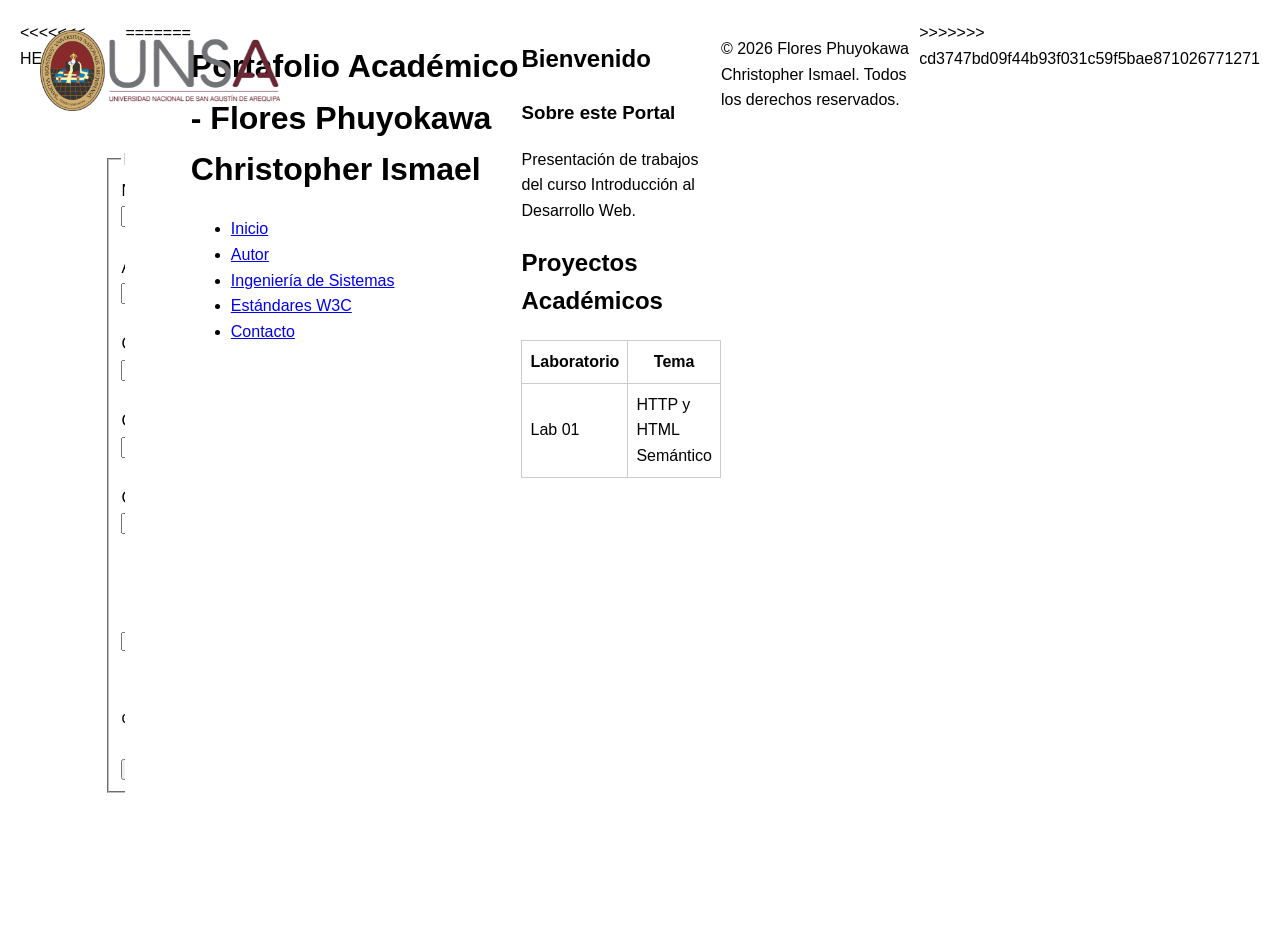
<file: index.html>
<!DOCTYPE html>
<html lang="es">
<head>
<<<<<<< HEAD
    <title>Laboratorio - Formulario Estructurado</title>
    <link rel="stylesheet" href="styles.css">
<body>
    <div class="seccion-izquierda">
        <img src="logo-unsa-completo.png" alt="logo UNSA" class="logo-unsa-completo">
        <form action="exito.html" method="POST">
            <fieldset>
                <legend>Registro Universitario</legend>
                <div>
                    <label for="nombre">Nombre </label>
                    <br>
                <input type="text" id="nombre" name="nombre" placeholder="Ej: Juan Carlos" required>

                </div>
                <br>
                <div>
                    <label for="apellido">Apellido:</label>
                <input type="text" id="apellido" name="apellido" placeholder="Perez Gomez" required>
                </div>
                <br>
                <div class="fila-doble">
                 <div class="campo-grupo">
                        <label for="cui">CUI:</label>
                        <input type="text" id="cui" name="cui" placeholder="Ej: 20231234" required pattern="[0-9]{8}" title="Solo 8 números">
                 </div>
                 <br>
                 <div class="campo-grupo">
                     <label for="correo">Correo Electronico:</label>
                      <input type="email" id="correo" name="correo" placeholder="correo@unsa.edu.pe" required>
                  </div>
               </div>
                <br>
                <div style="margin-bottom: 15px;">
                    <label for="contra">Contrasena:</label>
                    <input type="password" id="contra" name="contra" placeholder="Minimo 8 caracteres" required>
               </div>
                <br>
                <div>
                    <label><input type="radio" name="turno" value=temprano>Temprano</label>
                    <label><input type="radio" name="turno" value="tarde">Tarde</label>

                </div>
                <br>
                <div>
                    <select id="carrera" name="carrera">
                    <option value="ingsis">Ing Sistemas</option>
                    <option value="ing tel">Ing Telecomunicaciones</option>
                </select>
                </div>
                <br>
                <div>
                    <label>
                    <input type="checkbox" name="terminos" required>Acepto Terminos y condiciones
                </label>
                </div>
                <br>
                <input type="submit" value="Enviar Formulario">
            </fieldset>
        </form>
    </div>
    <div class="seccion-derecha">
        <img src="campus-unsa.png" alt="campus-unsa" class="imagen-derecha">
    </div>

=======
    <meta charset="UTF-8">
    <meta name="viewport" content="width=device-width, initial-scale=1.0">
    <title>Portafolio Académico</title>
    <link rel="stylesheet" href="css/style.css">
</head>
<body>
    <header>
        <h1>Portafolio Académico - Flores Phuyokawa Christopher Ismael</h1>
        <nav>
            <ul>
                <li><a href="index.html">Inicio</a></li>
                <li><a href="author.html">Autor</a></li>
                <li><a href="system.html">Ingeniería de Sistemas</a></li>
                <li><a href="w3c.html">Estándares W3C</a></li>
                <li><a href="contact.html">Contacto</a></li>
            </ul>
        </nav>
    </header>
    <main>
        <section>
            <h2>Bienvenido</h2>
            <article>
                <h3>Sobre este Portal</h3>
                <p>Presentación de trabajos del curso Introducción al Desarrollo Web.</p>
            </article>
        </section>
        <section>
            <h2>Proyectos Académicos</h2>
            <table>
                <thead>
                    <tr>
                        <th>Laboratorio</th>
                        <th>Tema</th>
                    </tr>
                </thead>
                <tbody>
                    <tr>
                        <td>Lab 01</td>
                        <td>HTTP y HTML Semántico</td>
                    </tr>
                </tbody>
            </table>
        </section>
    </main>
    <footer>
        <p>&copy; 2026 Flores Phuyokawa Christopher Ismael. Todos los derechos reservados.</p>
    </footer>
>>>>>>> cd3747bd09f44b93f031c59f5bae871026771271
</body>
</html>
</file>
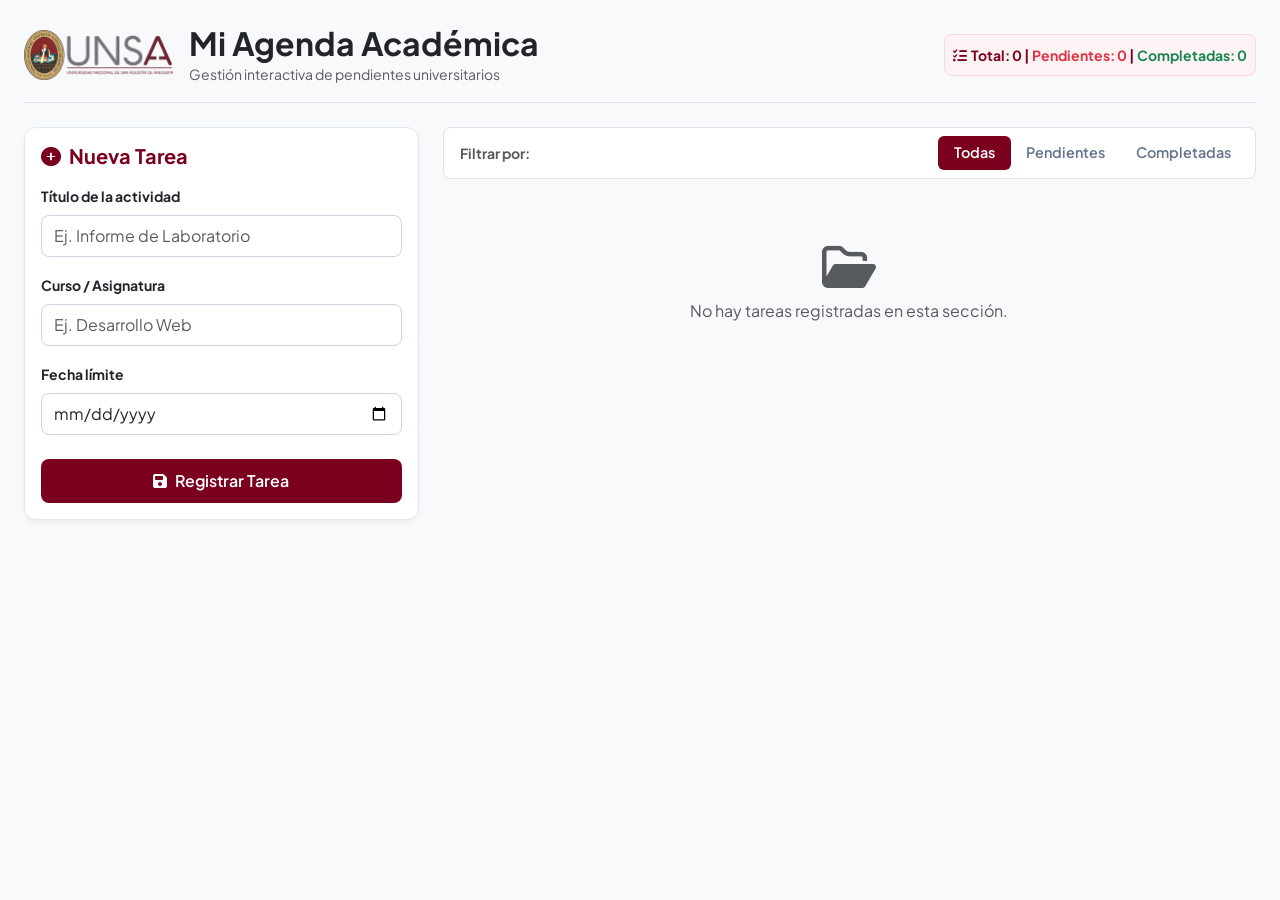
<file: lab -04/index.html>
<!DOCTYPE html>
<html lang="es">
<head>
    <meta charset="UTF-8">
    <meta name="viewport" content="width=device-width, initial-scale=1.0">
    <title>Panel de Tareas Académicas - UNSA</title>
    <link rel="stylesheet" href="https://cdnjs.cloudflare.com/ajax/libs/font-awesome/6.4.0/css/all.min.css">
    <link href="https://cdn.jsdelivr.net/npm/bootstrap@5.3.3/dist/css/bootstrap.min.css" rel="stylesheet">
    <link rel="stylesheet" href="styles.css">
</head>
<body>
    <div class="container-fluid px-4 py-4">
        <header class="d-flex justify-content-between align-items-center mb-4 pb-3 border-bottom">
            <div class="d-flex align-items-center gap-3">
                <img src="logo-unsa.png" alt="Logo UNSA" class="logo-unsa">
                <div>
                    <h2 class="fw-bold mb-0 text-dark">Mi Agenda Académica</h2>
                    <small class="text-muted">Gestión interactiva de pendientes universitarios</small>
                </div>
            </div>
            <div id="estadisticas" class="badge-counter p-2 rounded-3"></div>
        </header>
        <div id="divAlertas"></div>
        <div class="row g-4">
            <div class="col-lg-4">
                <div class="card card-custom p-3">
                    <h5 class="fw-bold mb-3 text-unsa"><i class="fa-solid fa-plus-circle me-2"></i>Nueva Tarea</h5>
                    <form id="formTarea">
                        <div class="mb-3">
                            <label class="form-label small fw-bold">Título de la actividad</label>
                            <input type="text" id="titulo" class="form-control custom-input" placeholder="Ej. Informe de Laboratorio">
                        </div>
                        <div class="mb-3">
                            <label class="form-label small fw-bold">Curso / Asignatura</label>
                            <input type="text" id="curso" class="form-control custom-input" placeholder="Ej. Desarrollo Web">
                        </div>
                        <div class="mb-3">
                            <label class="form-label small fw-bold">Fecha límite</label>
                            <input type="date" id="fechaEntrega" class="form-control custom-input">
                        </div>
                        <button type="submit" class="btn btn-custom w-100 mt-2">
                            <i class="fa-solid fa-floppy-disk me-2"></i>Registrar Tarea
                        </button>
                    </form>
                </div>
            </div>
            <div class="col-lg-8">
                <div class="d-flex align-items-center justify-content-between mb-3 bg-white p-2 rounded-3 border">
                    <span class="small fw-bold text-muted ms-2">Filtrar por:</span>
                    <div class="btn-group filter-group" role="group">
                        <button type="button" class="btn filter-btn active" onclick="filtrarTareas('todas')">Todas</button>
                        <button type="button" class="btn filter-btn" onclick="filtrarTareas('pendientes')">Pendientes</button>
                        <button type="button" class="btn filter-btn" onclick="filtrarTareas('completadas')">Completadas</button>
                    </div>
                </div>
                <div id="listaTareas" class="row g-3"></div>
            </div>
        </div>
    </div>
    <script src="app.js"></script>
</body>
</html>
</file>
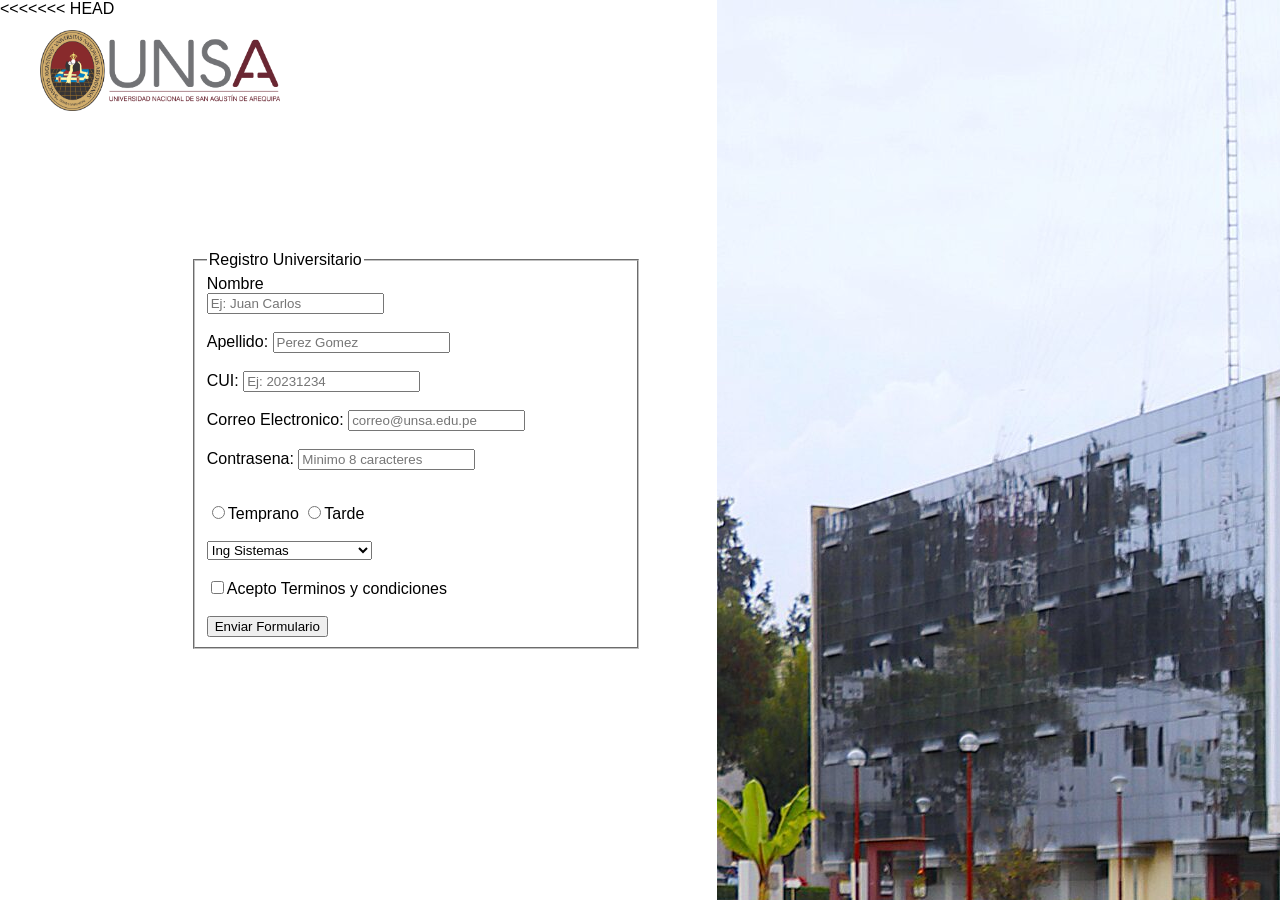
<file: lab-02/index.html>
<!DOCTYPE html>
<html lang="es">
<head>
<<<<<<< HEAD
    <title>Laboratorio - Formulario Estructurado</title>
    <link rel="stylesheet" href="styles.css">
<body>
    <div class="seccion-izquierda">
        <img src="logo-unsa-completo.png" alt="logo UNSA" class="logo-unsa-completo">
        <form action="exito.html" method="POST">
            <fieldset>
                <legend>Registro Universitario</legend>
                <div>
                    <label for="nombre">Nombre </label>
                    <br>
                <input type="text" id="nombre" name="nombre" placeholder="Ej: Juan Carlos" required>

                </div>
                <br>
                <div>
                    <label for="apellido">Apellido:</label>
                <input type="text" id="apellido" name="apellido" placeholder="Perez Gomez" required>
                </div>
                <br>
                <div class="fila-doble">
                 <div class="campo-grupo">
                        <label for="cui">CUI:</label>
                        <input type="text" id="cui" name="cui" placeholder="Ej: 20231234" required pattern="[0-9]{8}" title="Solo 8 números">
                 </div>
                 <br>
                 <div class="campo-grupo">
                     <label for="correo">Correo Electronico:</label>
                      <input type="email" id="correo" name="correo" placeholder="correo@unsa.edu.pe" required>
                  </div>
               </div>
                <br>
                <div style="margin-bottom: 15px;">
                    <label for="contra">Contrasena:</label>
                    <input type="password" id="contra" name="contra" placeholder="Minimo 8 caracteres" required>
               </div>
                <br>
                <div>
                    <label><input type="radio" name="turno" value=temprano>Temprano</label>
                    <label><input type="radio" name="turno" value="tarde">Tarde</label>

                </div>
                <br>
                <div>
                    <select id="carrera" name="carrera">
                    <option value="ingsis">Ing Sistemas</option>
                    <option value="ing tel">Ing Telecomunicaciones</option>
                </select>
                </div>
                <br>
                <div>
                    <label>
                    <input type="checkbox" name="terminos" required>Acepto Terminos y condiciones
                </label>
                </div>
                <br>
                <input type="submit" value="Enviar Formulario">
            </fieldset>
        </form>
    </div>
    <div class="seccion-derecha">
        <img src="campus-unsa.png" alt="campus-unsa" class="imagen-derecha">
    </div>
</file>
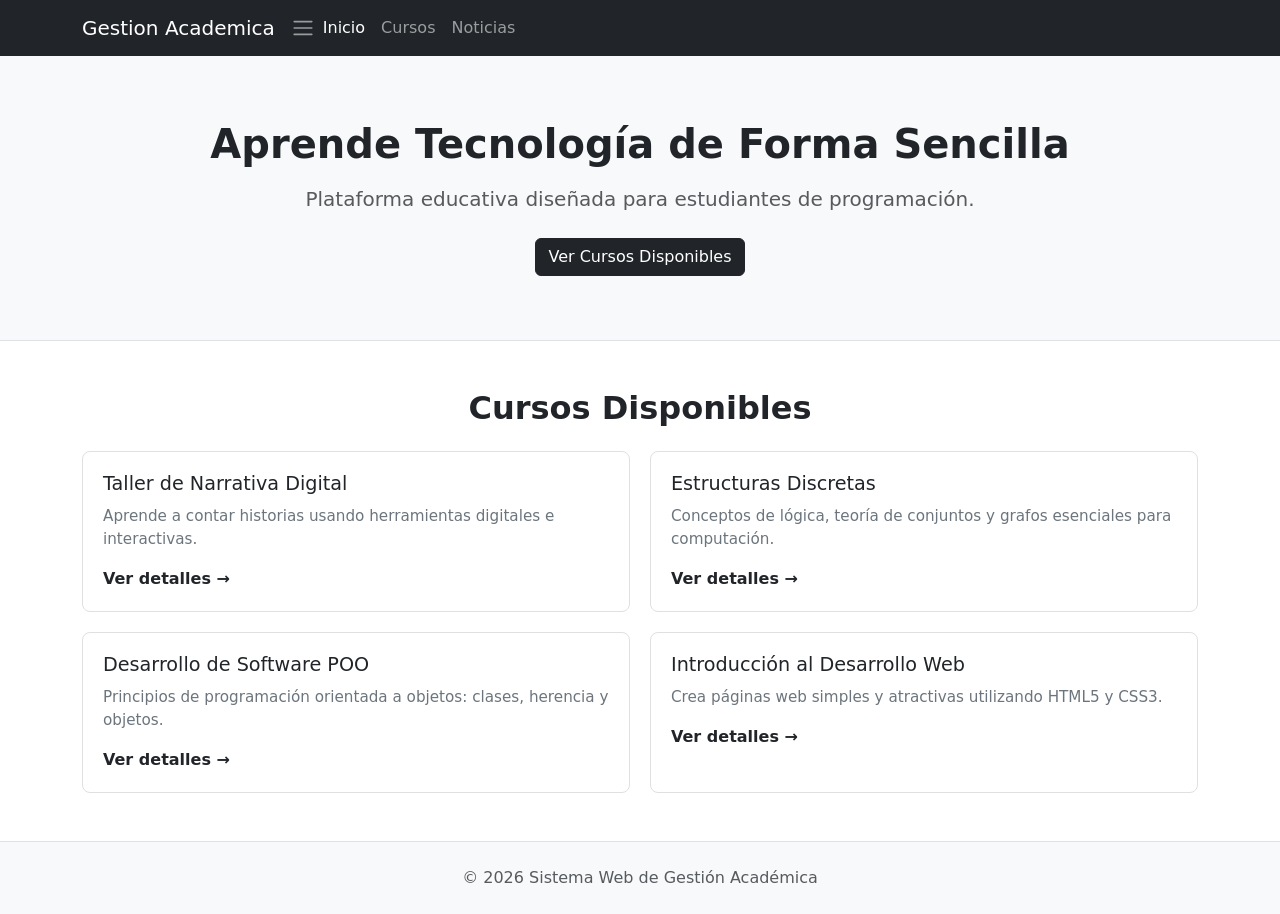
<file: lab-03/index.html>
<!DOCTYPE html>
<html lang="en">
<head>
    <!--bootstrap-->
    <link href="https://cdn.jsdelivr.net/npm/bootstrap@5.3.3/dist/css/bootstrap.min.css" rel="stylesheet">
    <!--mis estilos -->
    <link rel="stylesheet" href="styles.css">
    <title>Sistema web gestion academica</title>
</head>
<body>
    <!--BARRA DE NAVEGACION-->
    <nav class="navbar navbar-expand-lg navbar-dark bg-dark">
        <div class="container">
            <a class="navbar-brand" href="#">Gestion  Academica</a>
            <!--boton de hamburguesa-->
            <button class="navbar-toggler" type="button" data-bs-toggle="collapse" data-bs-target="#menuNavegacion"></button>
            <span class="navbar-toggler-icon"></span>
            <ul class="navbar-nav me-auto mb-2 mb-lg-0">
                <li class="nav-item">
                    <a class="nav-link active" href="#">Inicio</a>
                </li>
                <li class="nav-item">
                    <a class="nav-link" href="#">Cursos</a>
                </li>
                <li class="nav-item">
                    <a class="nav-link" href="#">Noticias</a>
                </li>
            </ul>
        </div>
    </nav>
    <section class="hero text-center py-5 bg-light border-bottom">
        <div class="container py-3">
            <h1 class="fw-bold mb-3">Aprende Tecnología de Forma Sencilla</h1>
            <p class="text-muted lead mb-4">Plataforma educativa diseñada para estudiantes de programación.</p>
            <a href="#cursos" class="btn btn-dark">Ver Cursos Disponibles</a>
        </div>
    </section>

    <!-- 3. CATÁLOGO DE LOS 4 CURSOS -->
    <section class="container py-5" id="cursos">
        <h2 class="fw-bold mb-4 text-center">Cursos Disponibles</h2>

        <!-- Grilla de 2 columnas simple -->
        <div class="grid-cursos">

            <!-- Curso 1 -->
            <div class="tarjeta">
                <h3>Taller de Narrativa Digital</h3>
                <p>Aprende a contar historias usando herramientas digitales e interactivas.</p>
                <a href="#" class="enlace">Ver detalles &rarr;</a>
            </div>

            <!-- Curso 2 -->
            <div class="tarjeta">
                <h3>Estructuras Discretas</h3>
                <p>Conceptos de lógica, teoría de conjuntos y grafos esenciales para computación.</p>
                <a href="#" class="enlace">Ver detalles &rarr;</a>
            </div>

            <!-- Curso 3 -->
            <div class="tarjeta">
                <h3>Desarrollo de Software POO</h3>
                <p>Principios de programación orientada a objetos: clases, herencia y objetos.</p>
                <a href="#" class="enlace">Ver detalles &rarr;</a>
            </div>

            <!-- Curso 4 -->
            <div class="tarjeta">
                <h3>Introducción al Desarrollo Web</h3>
                <p>Crea páginas web simples y atractivas utilizando HTML5 y CSS3.</p>
                <a href="#" class="enlace">Ver detalles &rarr;</a>
            </div>

        </div>
    </section>

    <!-- PIE DE PÁGINA -->
    <footer class="text-center py-4 text-muted border-top bg-light">
        <p class="mb-0">© 2026 Sistema Web de Gestión Académica</p>
    </footer>
     <script src="https://cdn.jsdelivr.net/npm/bootstrap@5.3.3/dist/js/bootstrap.bundle.min.js"></script>
</body>
</html>
</file>
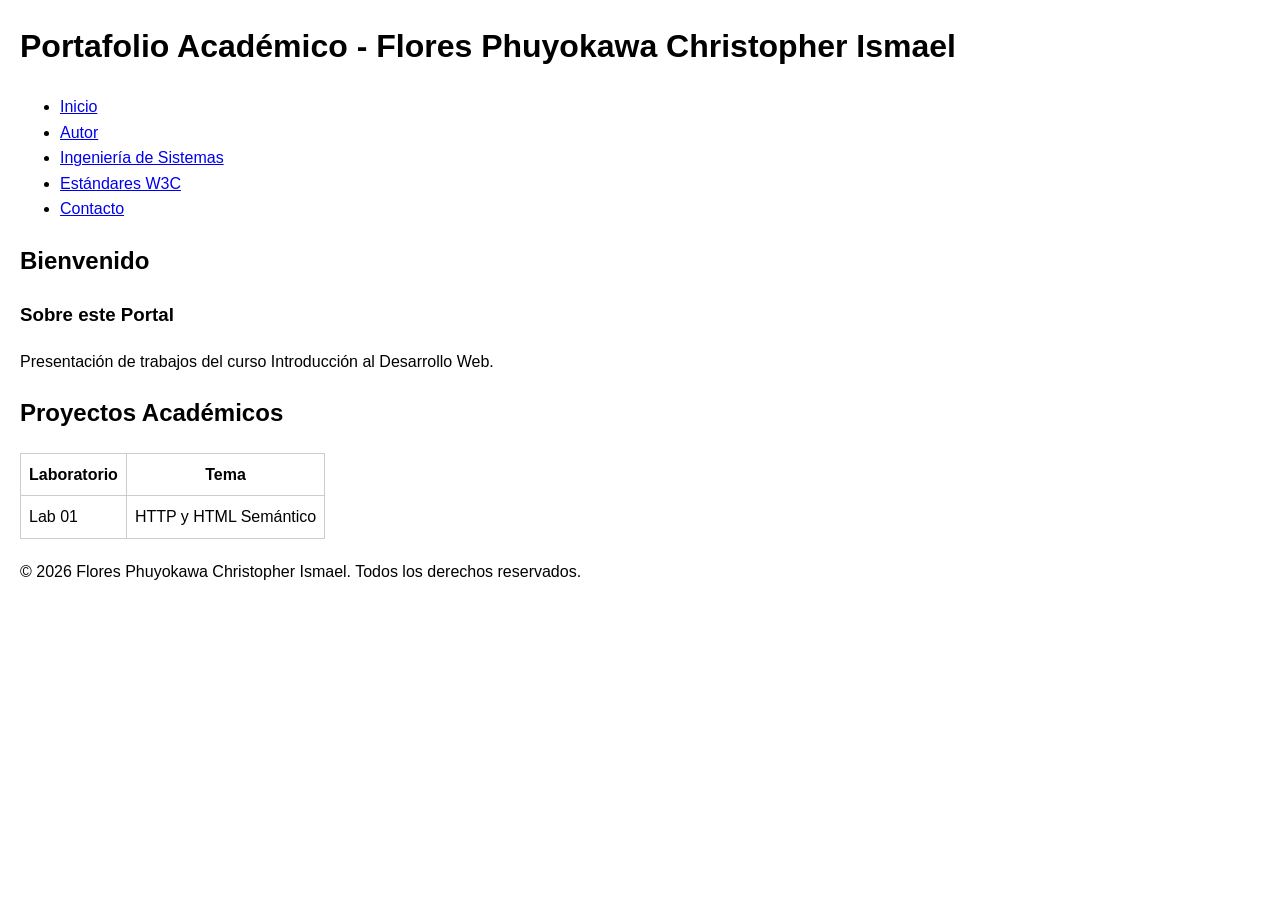
<file: unidad01/lab01/index.html>
<!DOCTYPE html>
<html lang="es">
<head>
    <meta charset="UTF-8">
    <meta name="viewport" content="width=device-width, initial-scale=1.0">
    <title>Portafolio Académico</title>
    <link rel="stylesheet" href="css/style.css">
</head>
<body>
    <header>
        <h1>Portafolio Académico - Flores Phuyokawa Christopher Ismael</h1>
        <nav>
            <ul>
                <li><a href="index.html">Inicio</a></li>
                <li><a href="author.html">Autor</a></li>
                <li><a href="system.html">Ingeniería de Sistemas</a></li>
                <li><a href="w3c.html">Estándares W3C</a></li>
                <li><a href="contact.html">Contacto</a></li>
            </ul>
        </nav>
    </header>
    <main>
        <section>
            <h2>Bienvenido</h2>
            <article>
                <h3>Sobre este Portal</h3>
                <p>Presentación de trabajos del curso Introducción al Desarrollo Web.</p>
            </article>
        </section>
        <section>
            <h2>Proyectos Académicos</h2>
            <table>
                <thead>
                    <tr>
                        <th>Laboratorio</th>
                        <th>Tema</th>
                    </tr>
                </thead>
                <tbody>
                    <tr>
                        <td>Lab 01</td>
                        <td>HTTP y HTML Semántico</td>
                    </tr>
                </tbody>
            </table>
        </section>
    </main>
    <footer>
        <p>&copy; 2026 Flores Phuyokawa Christopher Ismael. Todos los derechos reservados.</p>
    </footer>
</body>
</html>
</file>
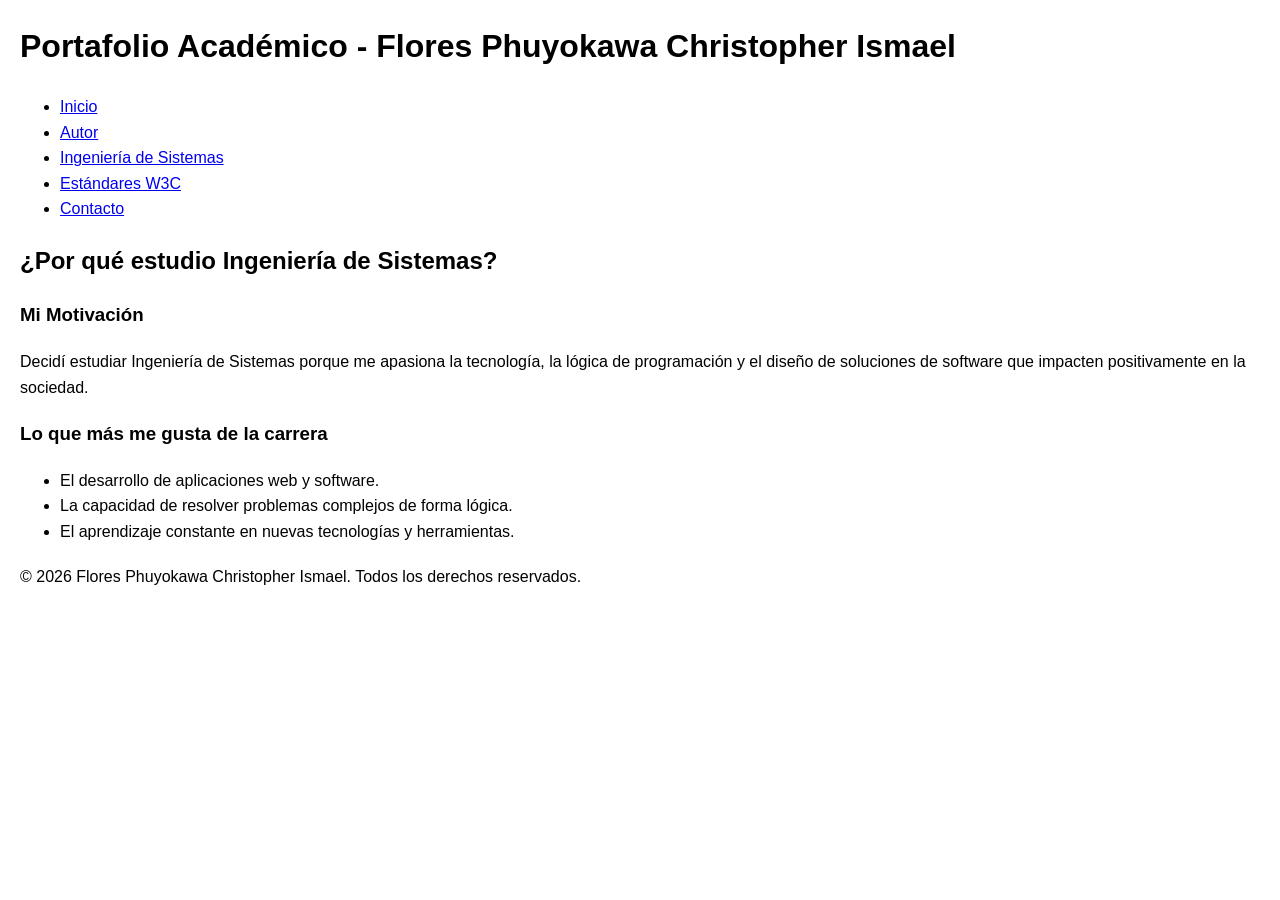
<file: system.html>
<!DOCTYPE html>
<html lang="es">
<head>
    <meta charset="UTF-8">
    <meta name="viewport" content="width=device-width, initial-scale=1.0">
    <title>Ingeniería de Sistemas - Lab01</title>
    <link rel="stylesheet" href="css/style.css">
</head>
<body>
    <header>
        <h1>Portafolio Académico - Flores Phuyokawa Christopher Ismael</h1>
        <nav>
            <ul>
                <li><a href="index.html">Inicio</a></li>
                <li><a href="author.html">Autor</a></li>
                <li><a href="system.html">Ingeniería de Sistemas</a></li>
                <li><a href="w3c.html">Estándares W3C</a></li>
                <li><a href="contact.html">Contacto</a></li>
            </ul>
        </nav>
    </header>

    <main>
        <section>
            <h2>¿Por qué estudio Ingeniería de Sistemas?</h2>
            <article>
                <h3>Mi Motivación</h3>
                <p>Decidí estudiar Ingeniería de Sistemas porque me apasiona la tecnología, la lógica de programación y el diseño de soluciones de software que impacten positivamente en la sociedad.</p>
            </article>
            <article>
                <h3>Lo que más me gusta de la carrera</h3>
                <ul>
                    <li>El desarrollo de aplicaciones web y software.</li>
                    <li>La capacidad de resolver problemas complejos de forma lógica.</li>
                    <li>El aprendizaje constante en nuevas tecnologías y herramientas.</li>
                </ul>
            </article>
        </section>
    </main>

    <footer>
        <p>&copy; 2026 Flores Phuyokawa Christopher Ismael. Todos los derechos reservados.</p>
    </footer>
</body>
</html>
</file>
<file: styles.css>
body {
    margin: 0;
    padding: 0;
    display: flex;
    height: 100vh;
    font-family: Arial, sans-serif;
}

.seccion-izquierda {
    flex: 1;
    background-color: #ffffff;
    display:flex;
    justify-content:center;
    align-items:center;
    overflow-y: auto;
    padding:20px;
}
.logo-unsa-completo{
    width: 240px;
    height:auto;
    position:absolute;
    top:30px;
    left:40px;
}

.seccion-derecha {
    flex: 1;
    background-color: #7b1113;
}
form{
    width: 100%;
    max-width: 450px;
}
fieldset{
    border:2px solid #7b1113
    border-radius:10px;
}
.seccion-derecha{
    flex:1;
    overflow:hidden;
}
</file>
<file: css/style.css>
body {
    font-family: Arial, sans-serif;
    margin: 20px;
    line-height: 1.6;
}
header, nav, main, footer {
    margin-bottom: 20px;
}
table, th, td {
    border: 1px solid #ccc;
    border-collapse: collapse;
    padding: 8px;
}
</file>
<file: lab -04/styles.css>
@import url('https://fonts.googleapis.com/css2?family=Plus+Jakarta+Sans:wght@400;600;700&display=swap');

body {
    font-family: 'Plus Jakarta Sans', sans-serif;
    background-color: #f8f9fa;
    color: #212529;
}

.logo-unsa {
    height: 50px;
    width: auto;
    object-fit: contain;
}

.text-unsa {
    color: #7A001E;
}

.btn-custom {
    background-color: #7A001E;
    color: white;
    font-weight: 600;
    border: none;
    border-radius: 8px;
    padding: 10px;
    transition: all 0.2s ease;
}

.btn-custom:hover {
    background-color: #5b0016; /* Guinda más oscuro para efecto hover */
    color: white;
}

.card-custom {
    border: 1px solid #e2e8f0;
    border-radius: 12px;
    background-color: #ffffff;
    box-shadow: 0 4px 6px -1px rgba(0, 0, 0, 0.05);
}

.custom-input {
    border: 1px solid #cbd5e1;
    border-radius: 8px;
    padding: 8px 12px;
}

.custom-input:focus {
    border-color: #7A001E;
    box-shadow: 0 0 0 3px rgba(122, 0, 30, 0.15);
}

.filter-btn {
    border: none;
    background: transparent;
    color: #64748b;
    font-size: 0.9rem;
    font-weight: 600;
    padding: 6px 16px;
    border-radius: 6px !important;
}

.filter-btn.active {
    background-color: #7A001E !important;
    color: white !important;
}

.badge-counter {
    background-color: #fdf2f4;
    color: #7A001E;
    border: 1px solid #f7d6dc;
}

.tarea-completada {
    text-decoration: line-through;
    color: #a0aec0;
}

.card-tarea {
    border-left: 4px solid #7A001E;
    transition: transform 0.15s ease;
}

.card-tarea:hover {
    transform: translateY(-2px);
}
</file>
<file: lab-02/styles.css>
body {
    margin: 0;
    padding: 0;
    display: flex;
    height: 100vh;
    font-family: Arial, sans-serif;
}

.seccion-izquierda {
    flex: 1;
    background-color: #ffffff;
    display:flex;
    justify-content:center;
    align-items:center;
    overflow-y: auto;
    padding:20px;
}
.logo-unsa-completo{
    width: 240px;
    height:auto;
    position:absolute;
    top:30px;
    left:40px;
}

.seccion-derecha {
    flex: 1;
    background-color: #7b1113;
}
form{
    width: 100%;
    max-width: 450px;
}
fieldset{
    border:2px solid #7b1113
    border-radius:10px;
}
.seccion-derecha{
    flex:1;
    overflow:hidden;
}
</file>
<file: lab-03/styles.css>
.grid-cursos {
    display: grid;
    grid-template-columns: repeat(2, 1fr);
    gap: 20px;
}

.tarjeta {
    background-color: #ffffff;
    padding: 20px;
    border: 1px solid #e0e0e0;
    border-radius: 8px;
}

.tarjeta h3 {
    font-size: 1.2rem;
    margin-bottom: 10px;
}

.tarjeta p {
    color: #6c757d;
    font-size: 0.95rem;
}

.enlace {
    color: #212529;
    font-weight: bold;
    text-decoration: none;
}

/* Para pantalla de celular */
@media (max-width: 600px) {
    .grid-cursos {
        grid-template-columns: 1fr;
    }
}
</file>
<file: unidad01/lab01/css/style.css>
body {
    font-family: Arial, sans-serif;
    margin: 20px;
    line-height: 1.6;
}
header, nav, main, footer {
    margin-bottom: 20px;
}
table, th, td {
    border: 1px solid #ccc;
    border-collapse: collapse;
    padding: 8px;
}
</file>
